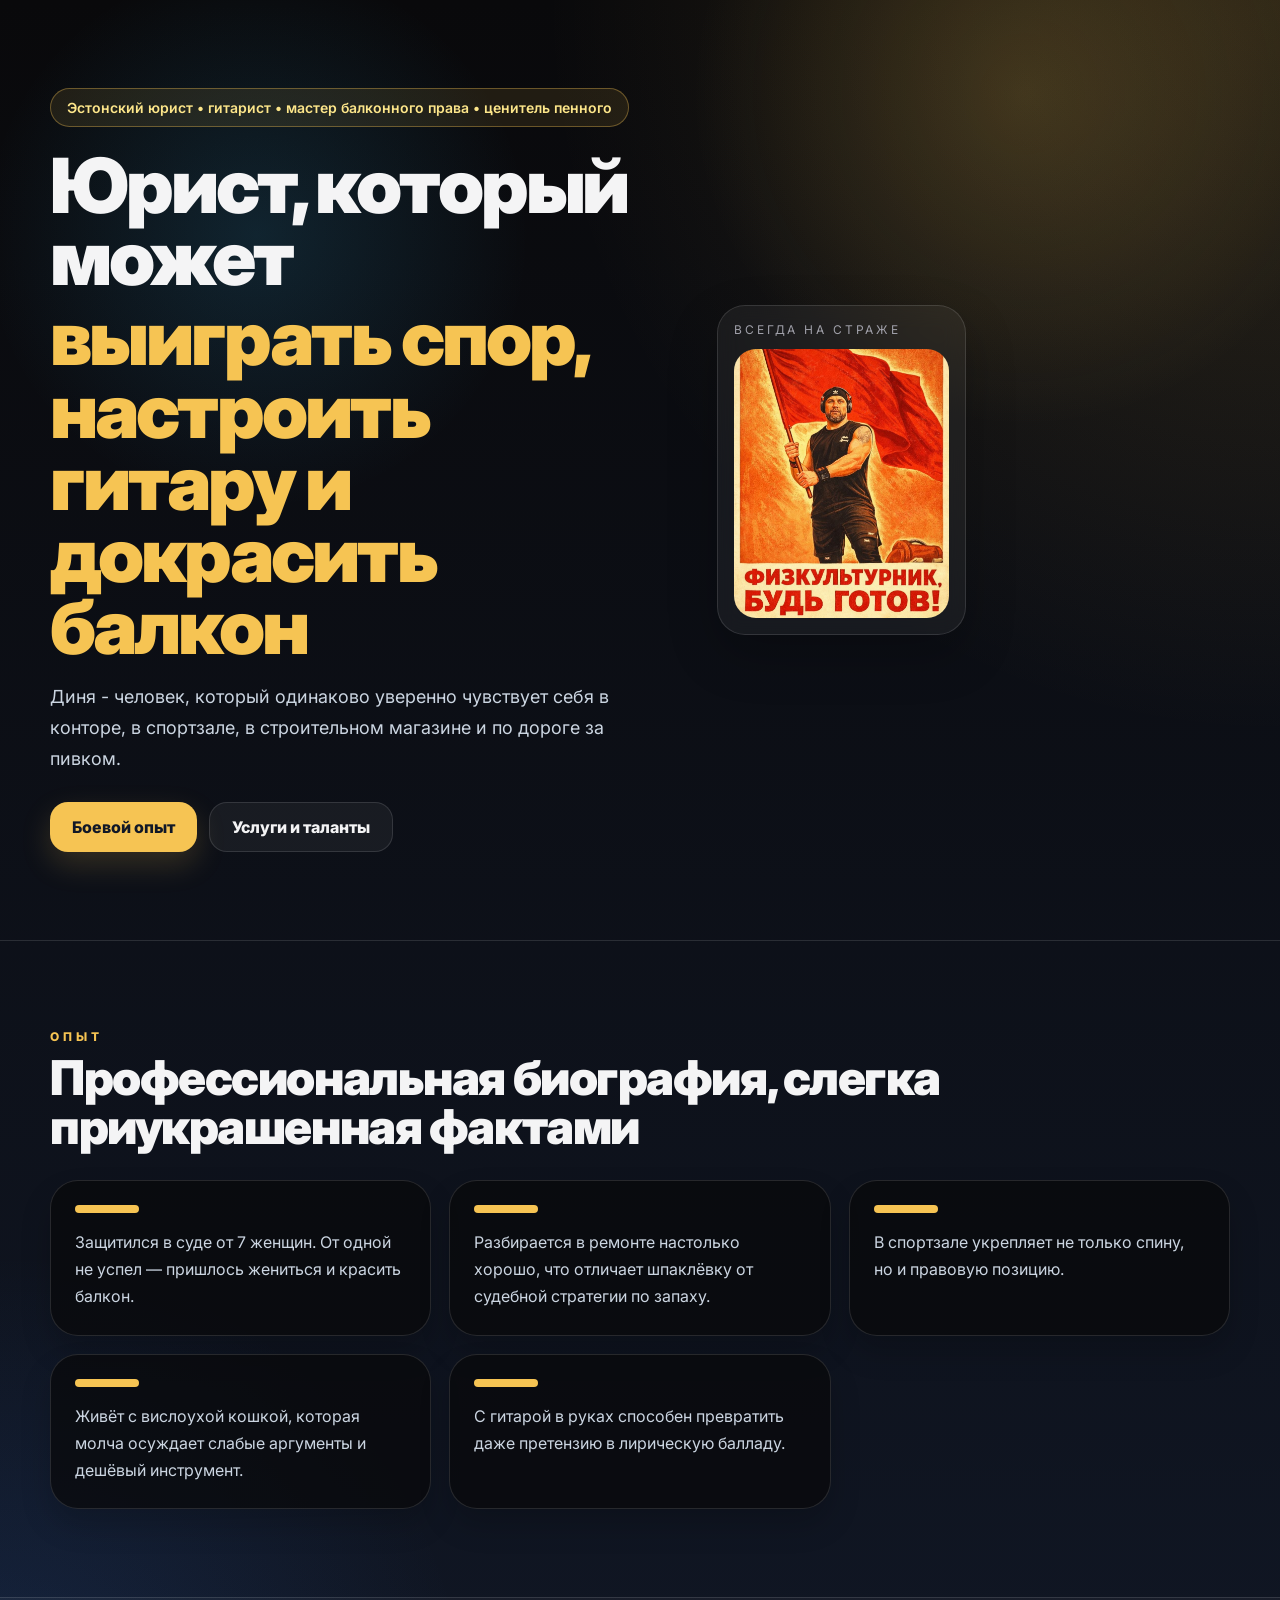
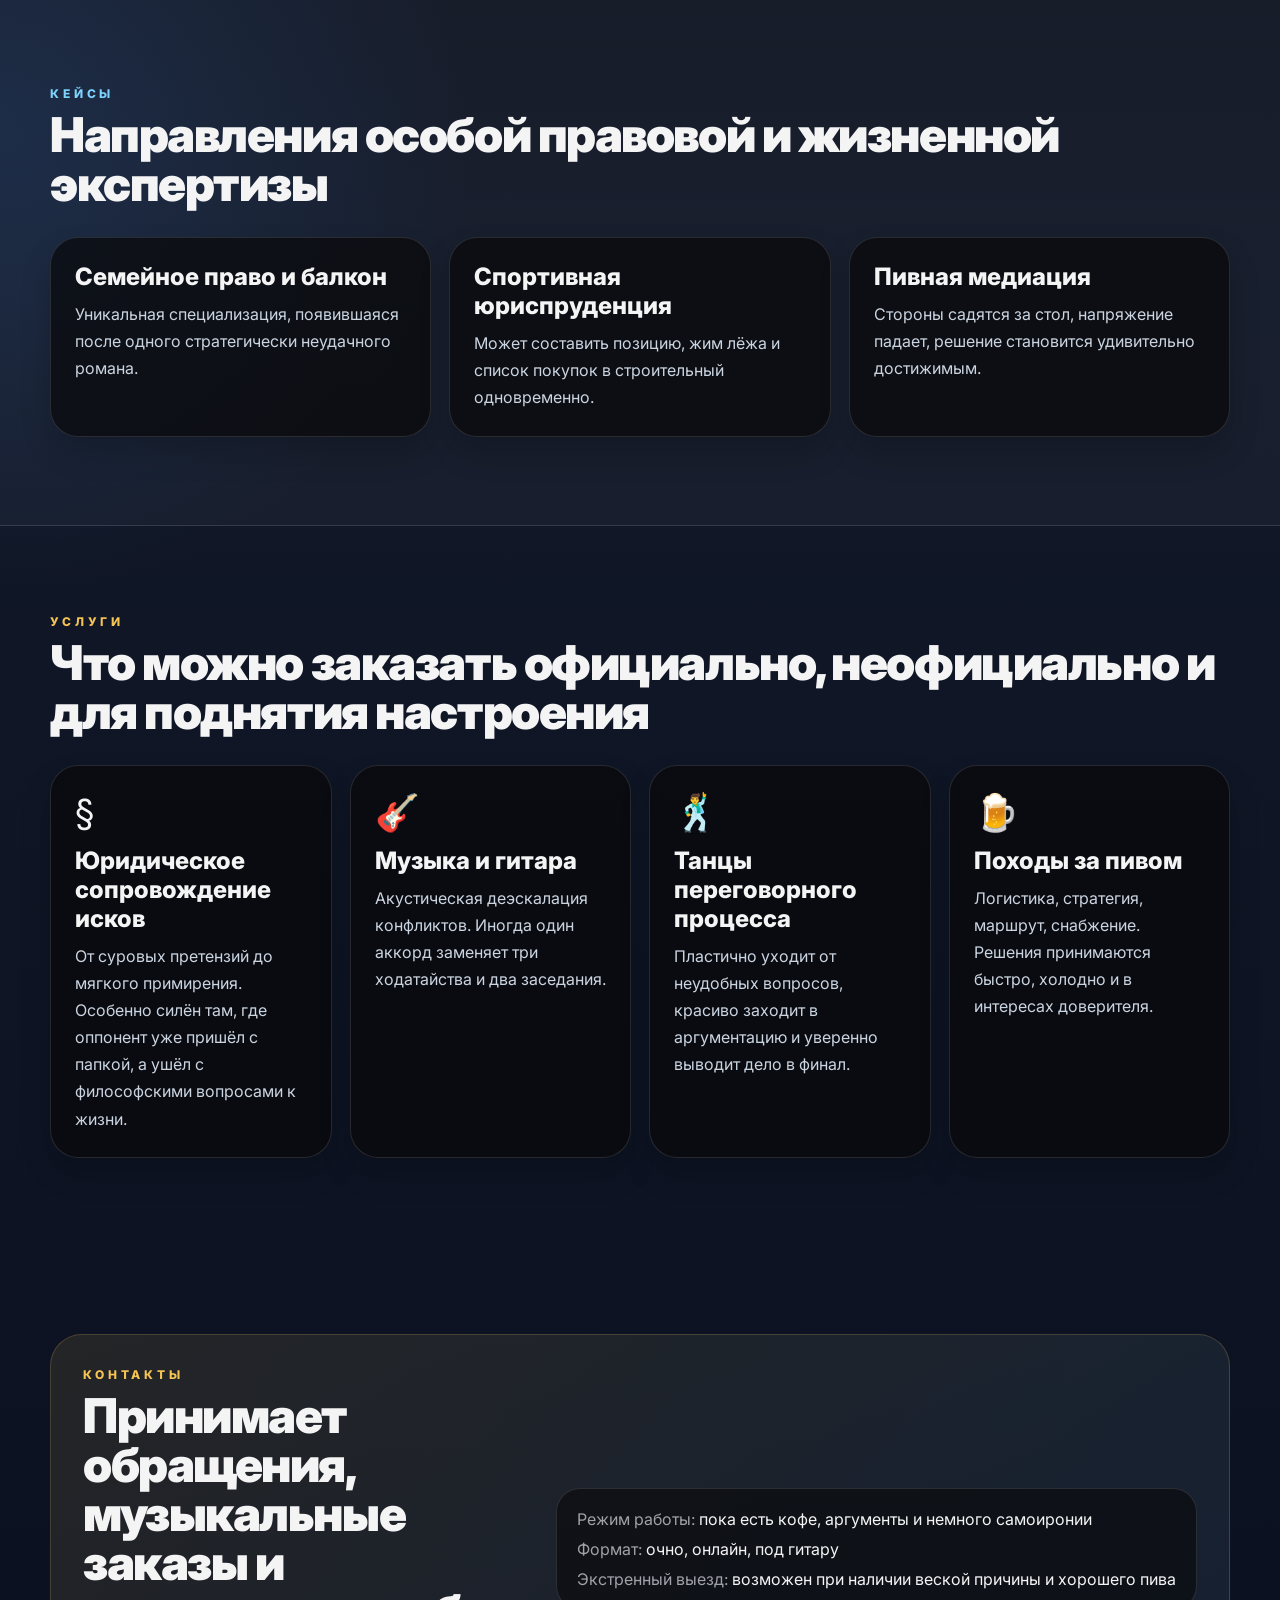
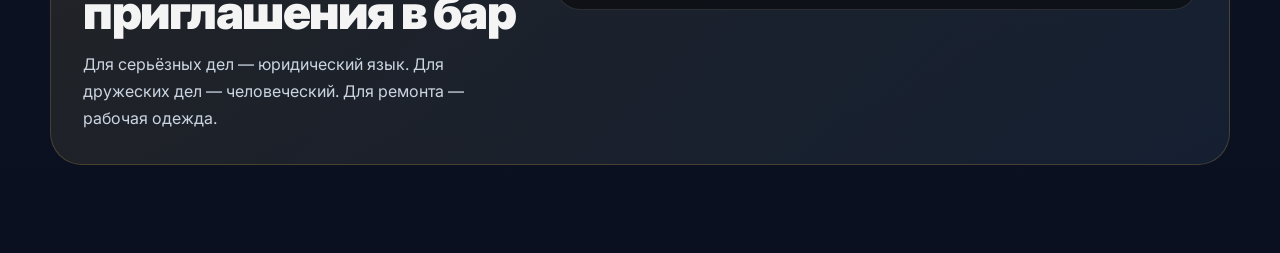
<file: index.html>
<!doctype html>
<html lang="ru">
<head>
  <meta charset="UTF-8" />
  <meta name="viewport" content="width=device-width, initial-scale=1.0" />
  <title>Ну, Диня, ёпта. Ваш юрист в Эстонии</title>
  <meta name="description" content="Суды, гитара, ремонт, кошка и походы за пивом." />
  <link rel="preconnect" href="https://fonts.googleapis.com">
  <link rel="preconnect" href="https://fonts.gstatic.com" crossorigin>
  <link href="https://fonts.googleapis.com/css2?family=Inter:wght@400;500;700;800;900&display=swap" rel="stylesheet">
  <link rel="stylesheet" href="styles.css" />
</head>
<body>
  <header class="hero">
    <div class="hero__overlay"></div>
    <div class="container hero__grid">
      <div class="hero__content">
        <div class="badge">Эстонский юрист • гитарист • мастер балконного права • ценитель пенного</div>
        <h1>
          Юрист, который может
          <span>выиграть спор, настроить гитару и докрасить балкон</span>
        </h1>
        <p>
          Диня - человек, который одинаково уверенно чувствует себя в конторе,
          в спортзале, в строительном магазине и по дороге за пивком.
        </p>
        <div class="hero__actions">
          <a class="btn btn--primary" href="#experience">Боевой опыт</a>
          <a class="btn btn--ghost" href="#services">Услуги и таланты</a>
        </div>
      </div>
      <div class="hero__cards">
        <article class="image-card">
          <div class="image-card__label">Всегда на страже</div>
          <img src="assets/hero.png" alt="Карикатура эстонского юриста" />
        </article>
      </div>
    </div>
  </header>

  <main>
    <section id="experience" class="section container">
      <div class="section__head">
        <div class="section__eyebrow">Опыт</div>
        <h2>Профессиональная биография, слегка приукрашенная фактами</h2>
      </div>
      <div class="facts-grid">
        <article class="fact-card">
          <div class="fact-card__line"></div>
          <p>Защитился в суде от 7 женщин. От одной не успел — пришлось жениться и красить балкон.</p>
        </article>
        <article class="fact-card">
          <div class="fact-card__line"></div>
          <p>Разбирается в ремонте настолько хорошо, что отличает шпаклёвку от судебной стратегии по запаху.</p>
        </article>
        <article class="fact-card">
          <div class="fact-card__line"></div>
          <p>В спортзале укрепляет не только спину, но и правовую позицию.</p>
        </article>
        <article class="fact-card">
          <div class="fact-card__line"></div>
          <p>Живёт с вислоухой кошкой, которая молча осуждает слабые аргументы и дешёвый инструмент.</p>
        </article>
        <article class="fact-card">
          <div class="fact-card__line"></div>
          <p>С гитарой в руках способен превратить даже претензию в лирическую балладу.</p>
        </article>
      </div>
    </section>

    <section class="section section--alt">
      <div class="container">
        <div class="section__head">
          <div class="section__eyebrow section__eyebrow--blue">Кейсы</div>
          <h2>Направления особой правовой и жизненной экспертизы</h2>
        </div>
        <div class="cases-grid">
          <article class="case-card">
            <h3>Семейное право и балкон</h3>
            <p>Уникальная специализация, появившаяся после одного стратегически неудачного романа.</p>
          </article>
          <article class="case-card">
            <h3>Спортивная юриспруденция</h3>
            <p>Может составить позицию, жим лёжа и список покупок в строительный одновременно.</p>
          </article>
          <article class="case-card">
            <h3>Пивная медиация</h3>
            <p>Стороны садятся за стол, напряжение падает, решение становится удивительно достижимым.</p>
          </article>
        </div>
      </div>
    </section>

    <section id="services" class="section container">
      <div class="section__head">
        <div class="section__eyebrow">Услуги</div>
        <h2>Что можно заказать официально, неофициально и для поднятия настроения</h2>
      </div>
      <div class="services-grid">
        <article class="service-card">
          <div class="service-card__icon">§</div>
          <h3>Юридическое сопровождение исков</h3>
          <p>От суровых претензий до мягкого примирения. Особенно силён там, где оппонент уже пришёл с папкой, а ушёл с философскими вопросами к жизни.</p>
        </article>
        <article class="service-card">
          <div class="service-card__icon">🎸</div>
          <h3>Музыка и гитара</h3>
          <p>Акустическая деэскалация конфликтов. Иногда один аккорд заменяет три ходатайства и два заседания.</p>
        </article>
        <article class="service-card">
          <div class="service-card__icon">🕺</div>
          <h3>Танцы переговорного процесса</h3>
          <p>Пластично уходит от неудобных вопросов, красиво заходит в аргументацию и уверенно выводит дело в финал.</p>
        </article>
        <article class="service-card">
          <div class="service-card__icon">🍺</div>
          <h3>Походы за пивом</h3>
          <p>Логистика, стратегия, маршрут, снабжение. Решения принимаются быстро, холодно и в интересах доверителя.</p>
        </article>
      </div>
    </section>

    <section class="section container">
      <div class="contact-card">
        <div>
          <div class="section__eyebrow">Контакты</div>
          <h2>Принимает обращения, музыкальные заказы и приглашения в бар</h2>
          <p>Для серьёзных дел — юридический язык. Для дружеских дел — человеческий. Для ремонта — рабочая одежда.</p>
        </div>
        <div class="contact-meta">
          <div><span>Режим работы:</span> пока есть кофе, аргументы и немного самоиронии</div>
          <div><span>Формат:</span> очно, онлайн, под гитару</div>
          <div><span>Экстренный выезд:</span> возможен при наличии веской причины и хорошего пива</div>
        </div>
      </div>
    </section>
  </main>
</body>
</html>
</file>
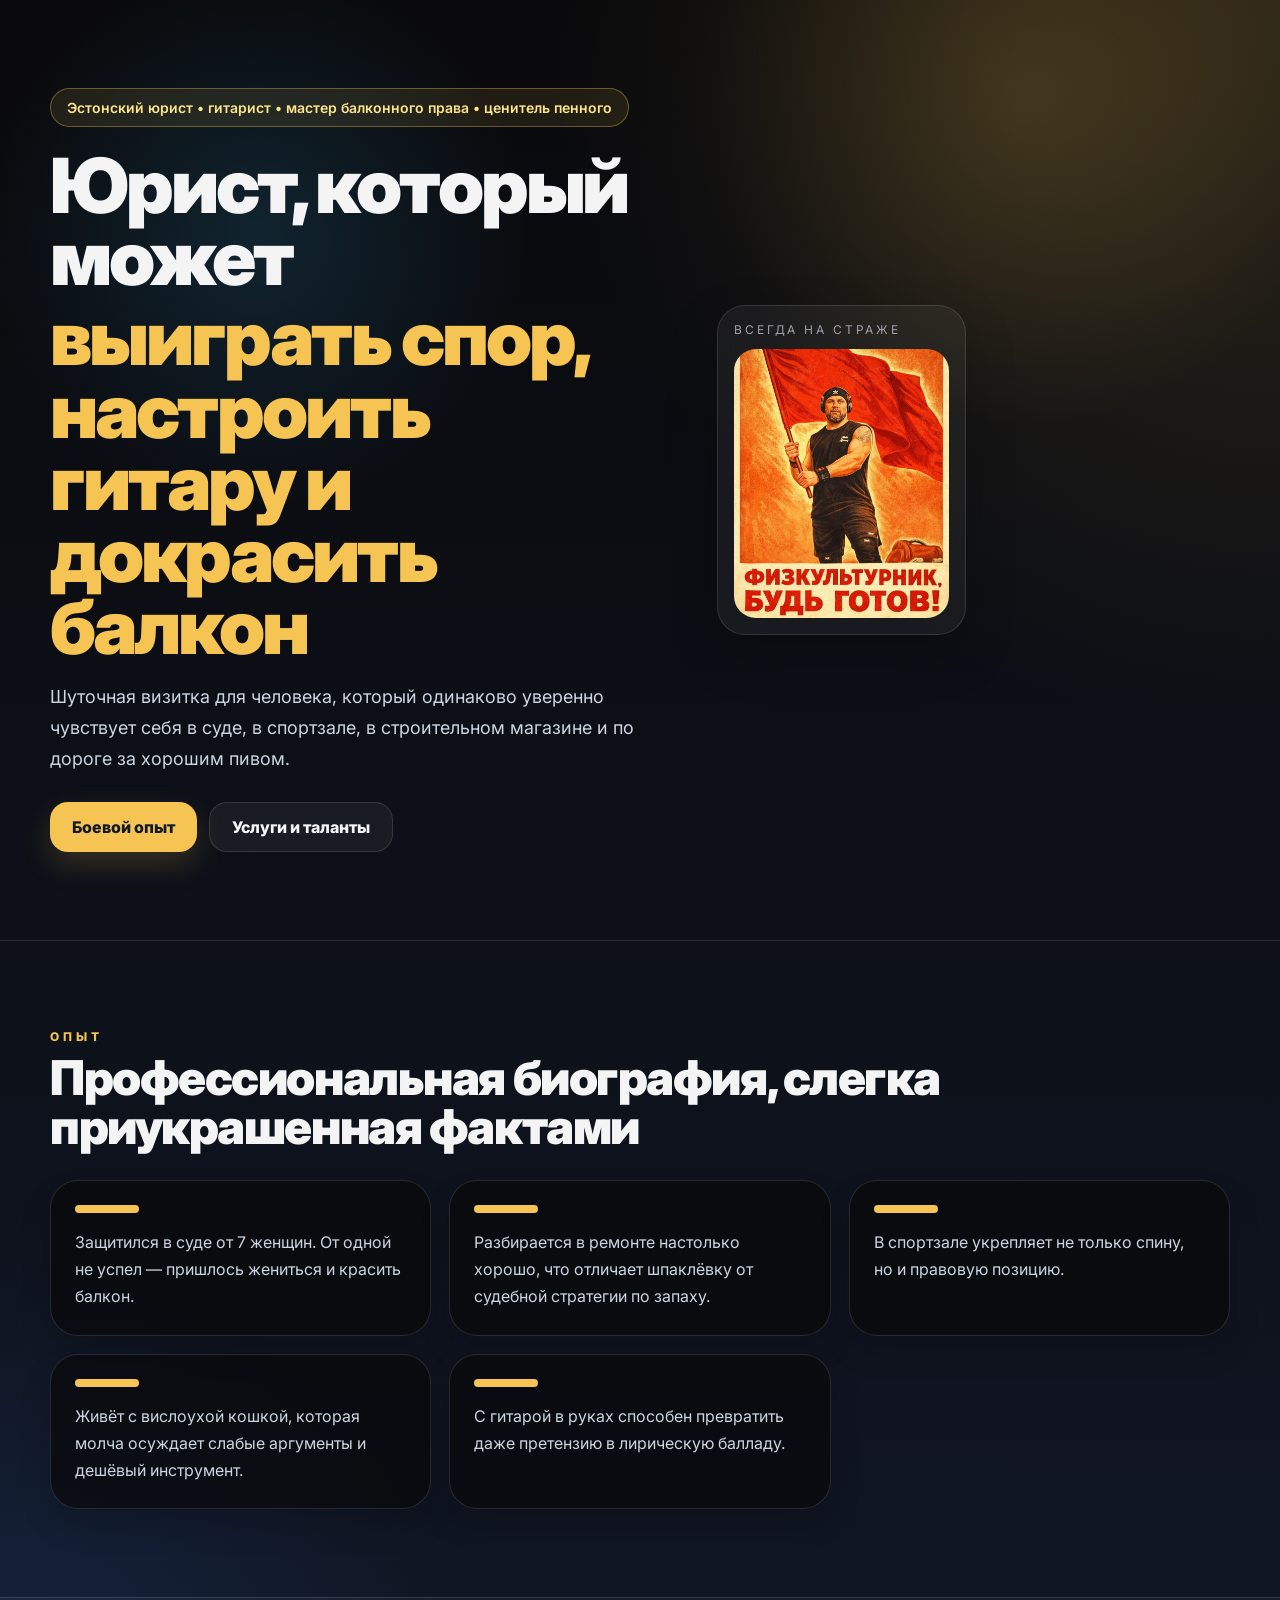
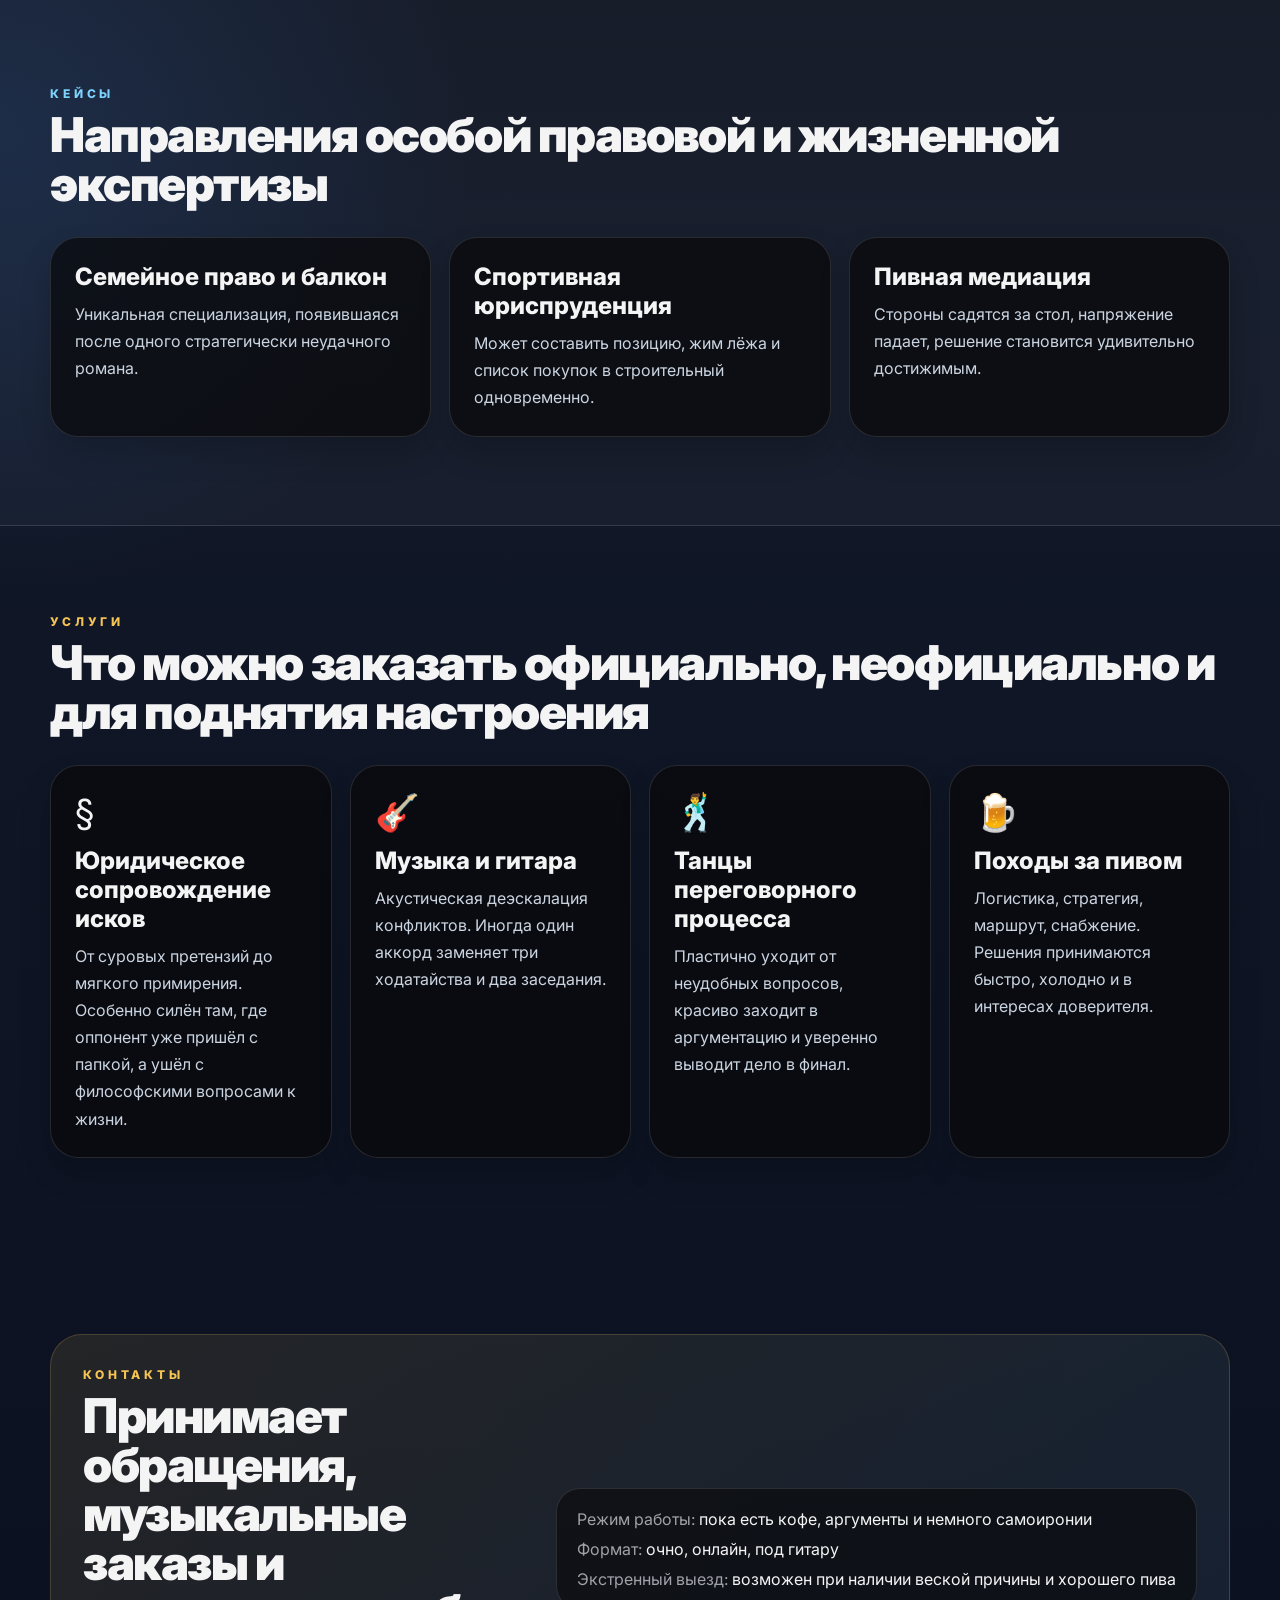
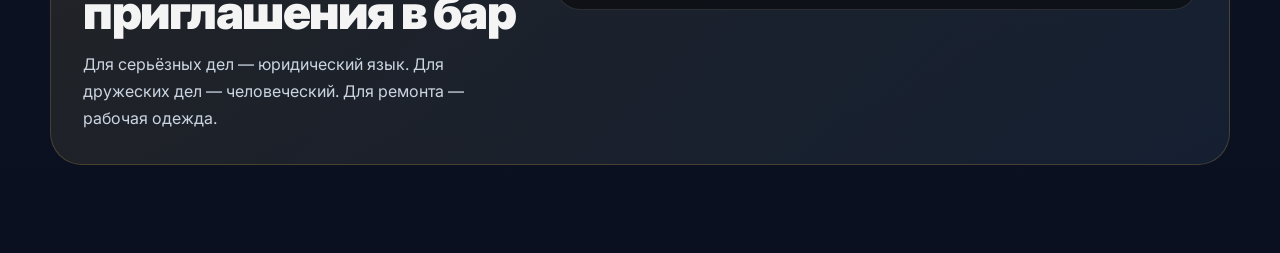
<file: lawyer_site/index.html>
<!doctype html>
<html lang="ru">
<head>
  <meta charset="UTF-8" />
  <meta name="viewport" content="width=device-width, initial-scale=1.0" />
  <title>Юрист из Эстонии — шуточная визитка</title>
  <meta name="description" content="Шуточный сайт-визитка эстонского юриста: суды, гитара, ремонт, кошка и походы за пивом." />
  <link rel="preconnect" href="https://fonts.googleapis.com">
  <link rel="preconnect" href="https://fonts.gstatic.com" crossorigin>
  <link href="https://fonts.googleapis.com/css2?family=Inter:wght@400;500;700;800;900&display=swap" rel="stylesheet">
  <link rel="stylesheet" href="styles.css" />
</head>
<body>
  <header class="hero">
    <div class="hero__overlay"></div>
    <div class="container hero__grid">
      <div class="hero__content">
        <div class="badge">Эстонский юрист • гитарист • мастер балконного права • ценитель пенного</div>
        <h1>
          Юрист, который может
          <span>выиграть спор, настроить гитару и докрасить балкон</span>
        </h1>
        <p>
          Шуточная визитка для человека, который одинаково уверенно чувствует себя в суде,
          в спортзале, в строительном магазине и по дороге за хорошим пивом.
        </p>
        <div class="hero__actions">
          <a class="btn btn--primary" href="#experience">Боевой опыт</a>
          <a class="btn btn--ghost" href="#services">Услуги и таланты</a>
        </div>
      </div>
      <div class="hero__cards">
        <article class="image-card">
          <div class="image-card__label">Всегда на страже</div>
          <img src="assets/hero.png" alt="Карикатура эстонского юриста" />
        </article>
      </div>
    </div>
  </header>

  <main>
    <section id="experience" class="section container">
      <div class="section__head">
        <div class="section__eyebrow">Опыт</div>
        <h2>Профессиональная биография, слегка приукрашенная фактами</h2>
      </div>
      <div class="facts-grid">
        <article class="fact-card">
          <div class="fact-card__line"></div>
          <p>Защитился в суде от 7 женщин. От одной не успел — пришлось жениться и красить балкон.</p>
        </article>
        <article class="fact-card">
          <div class="fact-card__line"></div>
          <p>Разбирается в ремонте настолько хорошо, что отличает шпаклёвку от судебной стратегии по запаху.</p>
        </article>
        <article class="fact-card">
          <div class="fact-card__line"></div>
          <p>В спортзале укрепляет не только спину, но и правовую позицию.</p>
        </article>
        <article class="fact-card">
          <div class="fact-card__line"></div>
          <p>Живёт с вислоухой кошкой, которая молча осуждает слабые аргументы и дешёвый инструмент.</p>
        </article>
        <article class="fact-card">
          <div class="fact-card__line"></div>
          <p>С гитарой в руках способен превратить даже претензию в лирическую балладу.</p>
        </article>
      </div>
    </section>

    <section class="section section--alt">
      <div class="container">
        <div class="section__head">
          <div class="section__eyebrow section__eyebrow--blue">Кейсы</div>
          <h2>Направления особой правовой и жизненной экспертизы</h2>
        </div>
        <div class="cases-grid">
          <article class="case-card">
            <h3>Семейное право и балкон</h3>
            <p>Уникальная специализация, появившаяся после одного стратегически неудачного романа.</p>
          </article>
          <article class="case-card">
            <h3>Спортивная юриспруденция</h3>
            <p>Может составить позицию, жим лёжа и список покупок в строительный одновременно.</p>
          </article>
          <article class="case-card">
            <h3>Пивная медиация</h3>
            <p>Стороны садятся за стол, напряжение падает, решение становится удивительно достижимым.</p>
          </article>
        </div>
      </div>
    </section>

    <section id="services" class="section container">
      <div class="section__head">
        <div class="section__eyebrow">Услуги</div>
        <h2>Что можно заказать официально, неофициально и для поднятия настроения</h2>
      </div>
      <div class="services-grid">
        <article class="service-card">
          <div class="service-card__icon">§</div>
          <h3>Юридическое сопровождение исков</h3>
          <p>От суровых претензий до мягкого примирения. Особенно силён там, где оппонент уже пришёл с папкой, а ушёл с философскими вопросами к жизни.</p>
        </article>
        <article class="service-card">
          <div class="service-card__icon">🎸</div>
          <h3>Музыка и гитара</h3>
          <p>Акустическая деэскалация конфликтов. Иногда один аккорд заменяет три ходатайства и два заседания.</p>
        </article>
        <article class="service-card">
          <div class="service-card__icon">🕺</div>
          <h3>Танцы переговорного процесса</h3>
          <p>Пластично уходит от неудобных вопросов, красиво заходит в аргументацию и уверенно выводит дело в финал.</p>
        </article>
        <article class="service-card">
          <div class="service-card__icon">🍺</div>
          <h3>Походы за пивом</h3>
          <p>Логистика, стратегия, маршрут, снабжение. Решения принимаются быстро, холодно и в интересах доверителя.</p>
        </article>
      </div>
    </section>

    <section class="section container">
      <div class="contact-card">
        <div>
          <div class="section__eyebrow">Контакты</div>
          <h2>Принимает обращения, музыкальные заказы и приглашения в бар</h2>
          <p>Для серьёзных дел — юридический язык. Для дружеских дел — человеческий. Для ремонта — рабочая одежда.</p>
        </div>
        <div class="contact-meta">
          <div><span>Режим работы:</span> пока есть кофе, аргументы и немного самоиронии</div>
          <div><span>Формат:</span> очно, онлайн, под гитару</div>
          <div><span>Экстренный выезд:</span> возможен при наличии веской причины и хорошего пива</div>
        </div>
      </div>
    </section>
  </main>
</body>
</html>
</file>
<file: styles.css>
:root {
  --bg: #0f172a;
  --card: rgba(255,255,255,0.06);
  --card-solid: #18181b;
  --text: #f4f4f5;
  --muted: #cbd5e1;
  --line: rgba(255,255,255,0.12);
  --gold: #f6c453;
  --gold-deep: #edb726;
  --blue: #7dd3fc;
}

* { box-sizing: border-box; }
html { scroll-behavior: smooth; }
body {
  margin: 0;
  font-family: Inter, system-ui, sans-serif;
  color: var(--text);
  background:
    radial-gradient(circle at top right, rgba(246,196,83,.15), transparent 20%),
    radial-gradient(circle at left, rgba(59,130,246,.14), transparent 22%),
    linear-gradient(180deg, #09090b 0%, #111827 55%, #0b1020 100%);
}
img { display: block; max-width: 100%; }
.container { width: min(1180px, calc(100% - 32px)); margin: 0 auto; }
.section { padding: 88px 0; }
.section--alt { background: rgba(255,255,255,0.03); border-block: 1px solid var(--line); }
.section__head { margin-bottom: 28px; }
.section__eyebrow {
  margin-bottom: 10px;
  color: var(--gold);
  text-transform: uppercase;
  letter-spacing: .32em;
  font-size: 12px;
  font-weight: 800;
}
.section__eyebrow--blue { color: var(--blue); }
h1, h2, h3, p { margin: 0; }
h1 { font-size: clamp(42px, 6vw, 76px); line-height: 0.95; font-weight: 900; letter-spacing: -0.04em; }
h1 span { display: block; color: var(--gold); margin-top: 8px; }
h2 { font-size: clamp(30px, 4vw, 48px); line-height: 1.02; font-weight: 900; letter-spacing: -0.03em; }
h3 { font-size: 24px; font-weight: 800; }
p { line-height: 1.7; color: var(--muted); }

.hero { position: relative; overflow: hidden; border-bottom: 1px solid var(--line); }
.hero__overlay {
  position: absolute; inset: 0;
  background:
    radial-gradient(circle at 80% 10%, rgba(246,196,83,.16), transparent 25%),
    radial-gradient(circle at 20% 25%, rgba(56,189,248,.14), transparent 22%);
}
.hero__grid {
  position: relative;
  display: grid;
  grid-template-columns: 1.1fr 0.9fr;
  gap: 40px;
  align-items: center;
  padding: 88px 0;
}
.hero__content p { max-width: 700px; font-size: 18px; margin-top: 20px; }
.badge {
  display: inline-flex;
  padding: 10px 16px;
  border-radius: 999px;
  border: 1px solid rgba(246,196,83,.35);
  background: rgba(246,196,83,.10);
  color: #fde68a;
  font-size: 14px;
  font-weight: 600;
  margin-bottom: 22px;
}
.hero__actions { display: flex; flex-wrap: wrap; gap: 12px; margin-top: 28px; }
.btn {
  display: inline-flex;
  align-items: center;
  justify-content: center;
  padding: 14px 22px;
  border-radius: 18px;
  text-decoration: none;
  font-weight: 800;
  transition: transform .2s ease, background .2s ease, border-color .2s ease;
}
.btn:hover { transform: translateY(-2px); }
.btn--primary { background: var(--gold); color: #111827; box-shadow: 0 12px 30px rgba(246,196,83,.18); }
.btn--ghost { color: var(--text); border: 1px solid var(--line); background: rgba(255,255,255,.05); }
.hero__cards {
  display: grid;
  grid-template-columns: repeat(2, 1fr);
  gap: 16px;
}
.image-card {
  background: rgba(255,255,255,.05);
  border: 1px solid var(--line);
  border-radius: 28px;
  padding: 16px;
  backdrop-filter: blur(12px);
  box-shadow: 0 20px 50px rgba(0,0,0,.22);
}
.image-card__label {
  font-size: 12px;
  text-transform: uppercase;
  letter-spacing: .24em;
  color: #a1a1aa;
  margin-bottom: 12px;
}
.image-card img {
  border-radius: 22px;
  aspect-ratio: 4 / 5;
  width: 100%;
  object-fit: cover;
}
.facts-grid, .cases-grid, .services-grid {
  display: grid;
  gap: 18px;
}
.facts-grid { grid-template-columns: repeat(3, 1fr); }
.fact-card, .case-card, .service-card {
  border: 1px solid var(--line);
  border-radius: 28px;
  background: rgba(9,9,11,.72);
  padding: 24px;
  box-shadow: 0 16px 30px rgba(0,0,0,.18);
}
.fact-card__line {
  width: 64px; height: 8px; border-radius: 999px;
  background: var(--gold); margin-bottom: 16px;
}
.cases-grid { grid-template-columns: repeat(3, 1fr); }
.case-card p, .service-card p { margin-top: 10px; }
.services-grid { grid-template-columns: repeat(4, 1fr); }
.service-card__icon { font-size: 36px; margin-bottom: 12px; }
.contact-card {
  border: 1px solid rgba(246,196,83,.2);
  border-radius: 32px;
  padding: 32px;
  background: linear-gradient(135deg, rgba(246,196,83,.10), rgba(125,211,252,.08));
  display: grid;
  grid-template-columns: 1fr auto;
  gap: 24px;
  align-items: center;
}
.contact-card p { margin-top: 14px; max-width: 760px; }
.contact-meta {
  border: 1px solid var(--line);
  border-radius: 24px;
  background: rgba(9,9,11,.62);
  padding: 20px;
  min-width: 340px;
}
.contact-meta div + div { margin-top: 10px; }
.contact-meta span { color: #a1a1aa; }

@media (max-width: 1050px) {
  .hero__grid, .contact-card { grid-template-columns: 1fr; }
  .hero__cards { grid-template-columns: repeat(2, minmax(0, 1fr)); }
  .facts-grid, .cases-grid { grid-template-columns: repeat(2, 1fr); }
  .services-grid { grid-template-columns: repeat(2, 1fr); }
  .contact-meta { min-width: 0; }
}
@media (max-width: 700px) {
  .section { padding: 64px 0; }
  .hero__grid { padding: 64px 0; gap: 28px; }
  .hero__cards, .facts-grid, .cases-grid, .services-grid { grid-template-columns: 1fr; }
  .image-card, .fact-card, .case-card, .service-card { border-radius: 24px; }
  .btn { width: 100%; }
}
</file>
<file: lawyer_site/styles.css>
:root {
  --bg: #0f172a;
  --card: rgba(255,255,255,0.06);
  --card-solid: #18181b;
  --text: #f4f4f5;
  --muted: #cbd5e1;
  --line: rgba(255,255,255,0.12);
  --gold: #f6c453;
  --gold-deep: #edb726;
  --blue: #7dd3fc;
}

* { box-sizing: border-box; }
html { scroll-behavior: smooth; }
body {
  margin: 0;
  font-family: Inter, system-ui, sans-serif;
  color: var(--text);
  background:
    radial-gradient(circle at top right, rgba(246,196,83,.15), transparent 20%),
    radial-gradient(circle at left, rgba(59,130,246,.14), transparent 22%),
    linear-gradient(180deg, #09090b 0%, #111827 55%, #0b1020 100%);
}
img { display: block; max-width: 100%; }
.container { width: min(1180px, calc(100% - 32px)); margin: 0 auto; }
.section { padding: 88px 0; }
.section--alt { background: rgba(255,255,255,0.03); border-block: 1px solid var(--line); }
.section__head { margin-bottom: 28px; }
.section__eyebrow {
  margin-bottom: 10px;
  color: var(--gold);
  text-transform: uppercase;
  letter-spacing: .32em;
  font-size: 12px;
  font-weight: 800;
}
.section__eyebrow--blue { color: var(--blue); }
h1, h2, h3, p { margin: 0; }
h1 { font-size: clamp(42px, 6vw, 76px); line-height: 0.95; font-weight: 900; letter-spacing: -0.04em; }
h1 span { display: block; color: var(--gold); margin-top: 8px; }
h2 { font-size: clamp(30px, 4vw, 48px); line-height: 1.02; font-weight: 900; letter-spacing: -0.03em; }
h3 { font-size: 24px; font-weight: 800; }
p { line-height: 1.7; color: var(--muted); }

.hero { position: relative; overflow: hidden; border-bottom: 1px solid var(--line); }
.hero__overlay {
  position: absolute; inset: 0;
  background:
    radial-gradient(circle at 80% 10%, rgba(246,196,83,.16), transparent 25%),
    radial-gradient(circle at 20% 25%, rgba(56,189,248,.14), transparent 22%);
}
.hero__grid {
  position: relative;
  display: grid;
  grid-template-columns: 1.1fr 0.9fr;
  gap: 40px;
  align-items: center;
  padding: 88px 0;
}
.hero__content p { max-width: 700px; font-size: 18px; margin-top: 20px; }
.badge {
  display: inline-flex;
  padding: 10px 16px;
  border-radius: 999px;
  border: 1px solid rgba(246,196,83,.35);
  background: rgba(246,196,83,.10);
  color: #fde68a;
  font-size: 14px;
  font-weight: 600;
  margin-bottom: 22px;
}
.hero__actions { display: flex; flex-wrap: wrap; gap: 12px; margin-top: 28px; }
.btn {
  display: inline-flex;
  align-items: center;
  justify-content: center;
  padding: 14px 22px;
  border-radius: 18px;
  text-decoration: none;
  font-weight: 800;
  transition: transform .2s ease, background .2s ease, border-color .2s ease;
}
.btn:hover { transform: translateY(-2px); }
.btn--primary { background: var(--gold); color: #111827; box-shadow: 0 12px 30px rgba(246,196,83,.18); }
.btn--ghost { color: var(--text); border: 1px solid var(--line); background: rgba(255,255,255,.05); }
.hero__cards {
  display: grid;
  grid-template-columns: repeat(2, 1fr);
  gap: 16px;
}
.image-card {
  background: rgba(255,255,255,.05);
  border: 1px solid var(--line);
  border-radius: 28px;
  padding: 16px;
  backdrop-filter: blur(12px);
  box-shadow: 0 20px 50px rgba(0,0,0,.22);
}
.image-card__label {
  font-size: 12px;
  text-transform: uppercase;
  letter-spacing: .24em;
  color: #a1a1aa;
  margin-bottom: 12px;
}
.image-card img {
  border-radius: 22px;
  aspect-ratio: 4 / 5;
  width: 100%;
  object-fit: cover;
}
.facts-grid, .cases-grid, .services-grid {
  display: grid;
  gap: 18px;
}
.facts-grid { grid-template-columns: repeat(3, 1fr); }
.fact-card, .case-card, .service-card {
  border: 1px solid var(--line);
  border-radius: 28px;
  background: rgba(9,9,11,.72);
  padding: 24px;
  box-shadow: 0 16px 30px rgba(0,0,0,.18);
}
.fact-card__line {
  width: 64px; height: 8px; border-radius: 999px;
  background: var(--gold); margin-bottom: 16px;
}
.cases-grid { grid-template-columns: repeat(3, 1fr); }
.case-card p, .service-card p { margin-top: 10px; }
.services-grid { grid-template-columns: repeat(4, 1fr); }
.service-card__icon { font-size: 36px; margin-bottom: 12px; }
.contact-card {
  border: 1px solid rgba(246,196,83,.2);
  border-radius: 32px;
  padding: 32px;
  background: linear-gradient(135deg, rgba(246,196,83,.10), rgba(125,211,252,.08));
  display: grid;
  grid-template-columns: 1fr auto;
  gap: 24px;
  align-items: center;
}
.contact-card p { margin-top: 14px; max-width: 760px; }
.contact-meta {
  border: 1px solid var(--line);
  border-radius: 24px;
  background: rgba(9,9,11,.62);
  padding: 20px;
  min-width: 340px;
}
.contact-meta div + div { margin-top: 10px; }
.contact-meta span { color: #a1a1aa; }

@media (max-width: 1050px) {
  .hero__grid, .contact-card { grid-template-columns: 1fr; }
  .hero__cards { grid-template-columns: repeat(2, minmax(0, 1fr)); }
  .facts-grid, .cases-grid { grid-template-columns: repeat(2, 1fr); }
  .services-grid { grid-template-columns: repeat(2, 1fr); }
  .contact-meta { min-width: 0; }
}
@media (max-width: 700px) {
  .section { padding: 64px 0; }
  .hero__grid { padding: 64px 0; gap: 28px; }
  .hero__cards, .facts-grid, .cases-grid, .services-grid { grid-template-columns: 1fr; }
  .image-card, .fact-card, .case-card, .service-card { border-radius: 24px; }
  .btn { width: 100%; }
}
</file>
